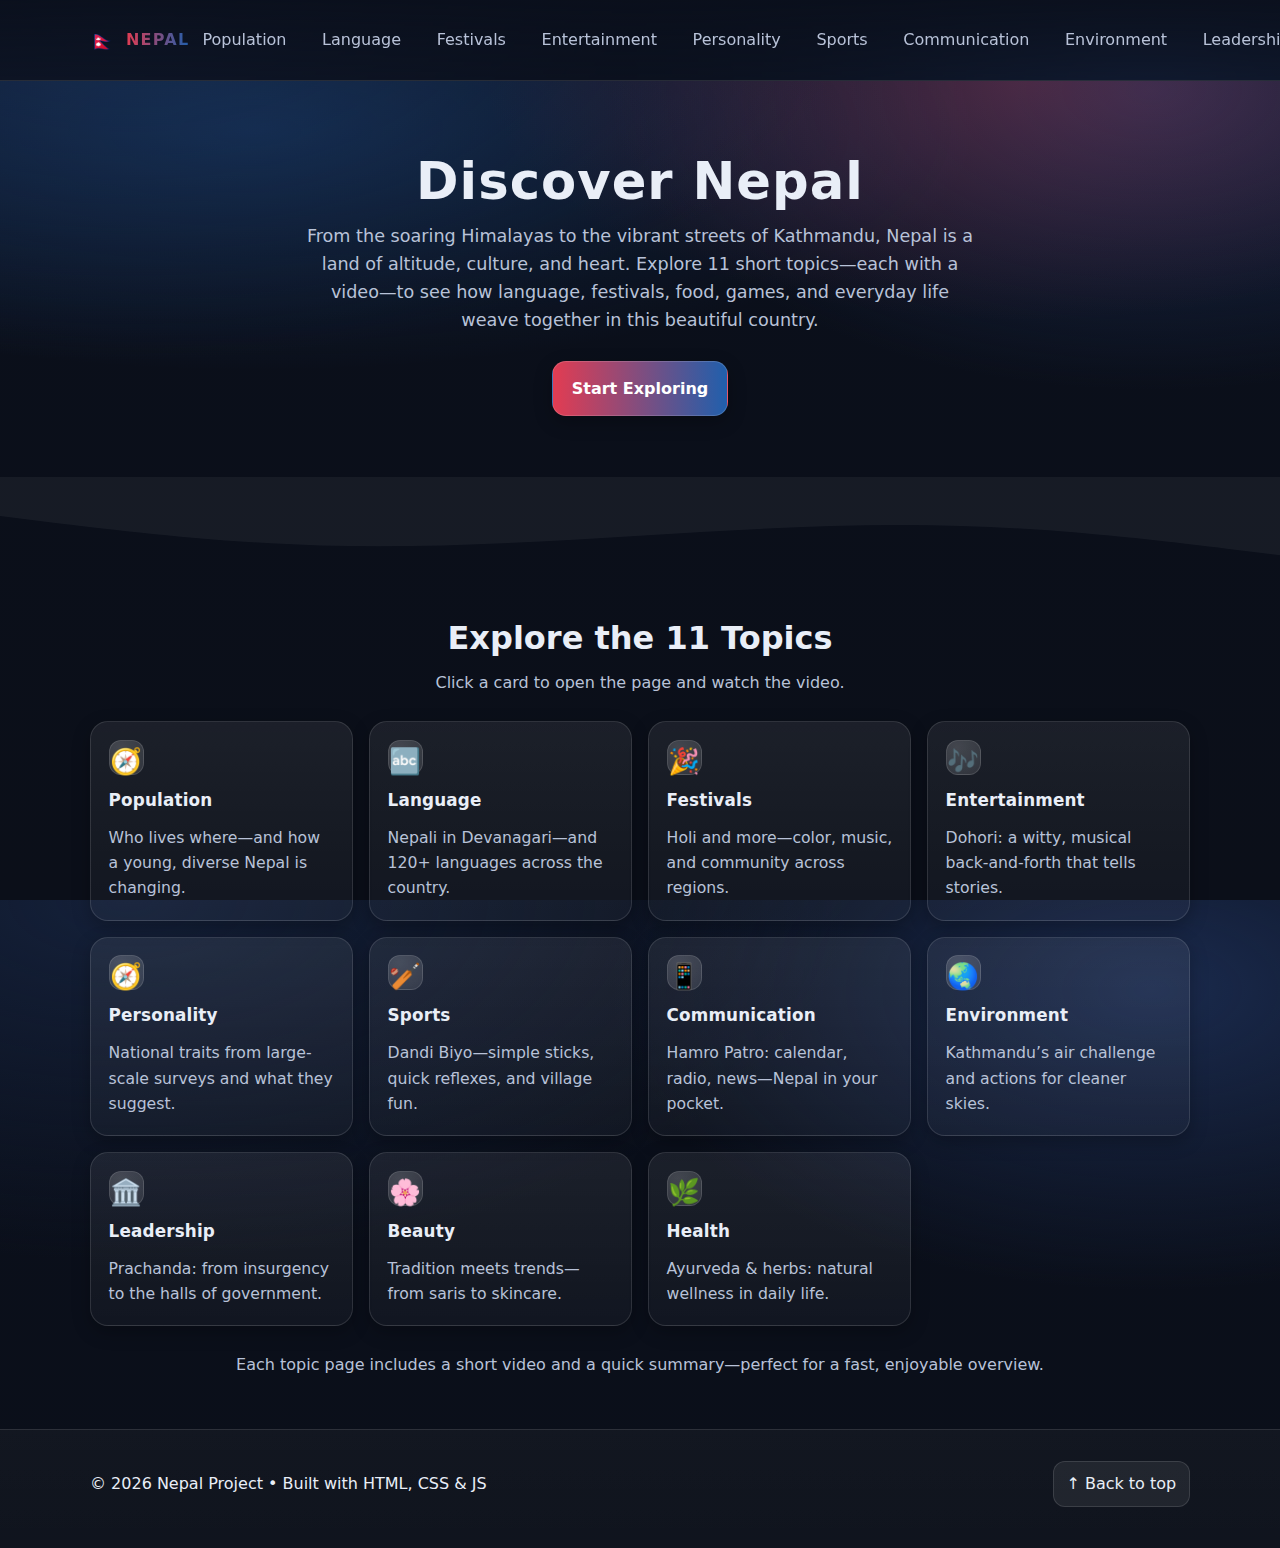
<file: index.html>
<!DOCTYPE html>
<html lang="en">
<head>
  <meta charset="utf-8" />
  <meta name="viewport" content="width=device-width, initial-scale=1" />
  <title>NEPAL — Discover a Country Between Earth & Sky</title>
  <meta name="description" content="A simple, beautiful website introducing Nepal through 11 short topics with videos: population, language, festivals, entertainment, personality, sports, communication, environment, leadership, beauty, and health." />

  <!-- Preload fonts if you add them later -->
  <link rel="preconnect" href="https://fonts.gstatic.com" crossorigin>
  <link rel="preconnect" href="https://fonts.googleapis.com">

  <link rel="stylesheet" href="css/styles.css" />
</head>
<body>
  <!-- ===== Header / Global Nav ===== -->
  <header class="site-header">
    <div class="wrap header-inner">
      <a class="brand" href="index.html" aria-label="NEPAL Home">
        <!-- Simple flag mark -->
        <span class="brand-mark" aria-hidden="true">🇳🇵</span>
        <span class="brand-text">NEPAL</span>
      </a>

      <nav class="nav" aria-label="Primary">
        <button class="nav-toggle" aria-expanded="false" aria-controls="navMenu">Menu</button>
        <ul id="navMenu" class="nav-list">
          <li><a href="pages/population.html">Population</a></li>
          <li><a href="pages/language.html">Language</a></li>
          <li><a href="pages/festivals.html">Festivals</a></li>
          <li><a href="pages/entertainment.html">Entertainment</a></li>
          <li><a href="pages/personality.html">Personality</a></li>
          <li><a href="pages/sports.html">Sports</a></li>
          <li><a href="pages/communication.html">Communication</a></li>
          <li><a href="pages/environment.html">Environment</a></li>
          <li><a href="pages/leadership.html">Leadership</a></li>
          <li><a href="pages/beauty.html">Beauty</a></li>
          <li><a href="pages/health.html">Health</a></li>
        </ul>
      </nav>
    </div>
  </header>

  <!-- ===== Hero ===== -->
  <section class="hero">
    <div class="wrap hero-inner">
      <h1>Discover Nepal</h1>
      <p class="lead">
        From the soaring Himalayas to the vibrant streets of Kathmandu, Nepal is a land of altitude, culture, and heart.
        Explore 11 short topics—each with a video—to see how language, festivals, food, games, and everyday life weave together in this beautiful country.
      </p>
      <a class="cta" href="#topics">Start Exploring</a>
    </div>

    <!-- Decorative wave; safe to remove if you prefer a simpler look -->
    <svg class="hero-wave" viewBox="0 0 1440 180" preserveAspectRatio="none" aria-hidden="true">
      <path d="M0,64L60,74.7C120,85,240,107,360,112C480,117,600,107,720,96C840,85,960,75,1080,80C1200,85,1320,107,1380,117.3L1440,128L1440,0L1380,0C1320,0,1200,0,1080,0C960,0,840,0,720,0C600,0,480,0,360,0C240,0,120,0,60,0L0,0Z"></path>
    </svg>
  </section>

  <!-- ===== Topic Grid ===== -->
  <main id="topics" class="wrap">
    <header class="section-head">
      <h2>Explore the 11 Topics</h2>
      <p class="subhead">Click a card to open the page and watch the video.</p>
    </header>

    <section class="card-grid" aria-label="Topics">
      <a class="card" href="pages/population.html">
        <div class="card-emoji" aria-hidden="true">🧭</div>
        <h3>Population</h3>
        <p>Who lives where—and how a young, diverse Nepal is changing.</p>
      </a>

      <a class="card" href="pages/language.html">
        <div class="card-emoji" aria-hidden="true">🔤</div>
        <h3>Language</h3>
        <p>Nepali in Devanagari—and 120+ languages across the country.</p>
      </a>

      <a class="card" href="pages/festivals.html">
        <div class="card-emoji" aria-hidden="true">🎉</div>
        <h3>Festivals</h3>
        <p>Holi and more—color, music, and community across regions.</p>
      </a>

      <a class="card" href="pages/entertainment.html">
        <div class="card-emoji" aria-hidden="true">🎶</div>
        <h3>Entertainment</h3>
        <p>Dohori: a witty, musical back-and-forth that tells stories.</p>
      </a>

      <a class="card" href="pages/personality.html">
        <div class="card-emoji" aria-hidden="true">🧭</div>
        <h3>Personality</h3>
        <p>National traits from large-scale surveys and what they suggest.</p>
      </a>

      <a class="card" href="pages/sports.html">
        <div class="card-emoji" aria-hidden="true">🏏</div>
        <h3>Sports</h3>
        <p>Dandi Biyo—simple sticks, quick reflexes, and village fun.</p>
      </a>

      <a class="card" href="pages/communication.html">
        <div class="card-emoji" aria-hidden="true">📱</div>
        <h3>Communication</h3>
        <p>Hamro Patro: calendar, radio, news—Nepal in your pocket.</p>
      </a>

      <a class="card" href="pages/environment.html">
        <div class="card-emoji" aria-hidden="true">🌏</div>
        <h3>Environment</h3>
        <p>Kathmandu’s air challenge and actions for cleaner skies.</p>
      </a>

      <a class="card" href="pages/leadership.html">
        <div class="card-emoji" aria-hidden="true">🏛️</div>
        <h3>Leadership</h3>
        <p>Prachanda: from insurgency to the halls of government.</p>
      </a>

      <a class="card" href="pages/beauty.html">
        <div class="card-emoji" aria-hidden="true">🌸</div>
        <h3>Beauty</h3>
        <p>Tradition meets trends—from saris to skincare.</p>
      </a>

      <a class="card" href="pages/health.html">
        <div class="card-emoji" aria-hidden="true">🌿</div>
        <h3>Health</h3>
        <p>Ayurveda & herbs: natural wellness in daily life.</p>
      </a>
    </section>

    <!-- Optional: small note about videos -->
    <p class="note">
      Each topic page includes a short video and a quick summary—perfect for a fast, enjoyable overview.
    </p>
  </main>

  <!-- ===== Footer ===== -->
  <footer class="site-footer">
    <div class="wrap footer-inner">
      <p>© <span id="year"></span> Nepal Project • Built with HTML, CSS & JS</p>
      <a class="top-link" href="#top" aria-label="Back to top">↑ Back to top</a>
    </div>
  </footer>

  <script src="js/script.js" defer></script>
  <script>
    // Tiny inline helper so the year shows even if JS file is blocked
    document.getElementById('year').textContent = new Date().getFullYear();
  </script>
</body>
</html>
</file>
<file: css/styles.css>
/* =========================
   Base & Theme Variables
   ========================= */
:root{
  --bg: #0b0f19;
  --bg-elev: rgba(255,255,255,0.06);
  --text: #e9eef7;
  --muted: #b8c2d8;
  --brand: #e23c52;           /* Nepali flag crimson */
  --brand-2: #205fac;         /* Nepali flag blue */
  --accent: #58d3ff;
  --surface: #121828;
  --card: rgba(255,255,255,0.07);
  --card-hover: rgba(255,255,255,0.10);
  --border: rgba(255,255,255,0.12);
  --ring: rgba(88, 211, 255, 0.6);
  --radius: 18px;
  --shadow: 0 10px 30px rgba(0,0,0,0.35);
  --shadow-soft: 0 6px 18px rgba(0,0,0,0.25);

  --w: 1100px;               /* wrap width */
  --space-1: .4rem;
  --space-2: .75rem;
  --space-3: 1.1rem;
  --space-4: 1.6rem;
  --space-5: 2.2rem;
  --space-6: 3.2rem;
  --space-7: 4.5rem;

  --font-sans: ui-sans-serif, system-ui, -apple-system, Segoe UI, Roboto, "Noto Sans", "Helvetica Neue", Arial, "Apple Color Emoji", "Segoe UI Emoji";
}

/* Light mode (optional): uncomment if you want light by default
@media (prefers-color-scheme: light){
  :root{
    --bg:#fbfdff; --text:#0f172a; --muted:#475569;
    --surface:#ffffff; --bg-elev:#ffffff; --card:#ffffff; --card-hover:#f6f9ff;
    --border:#e6ecf5; --ring: rgba(32,95,172,.35);
  }
}
*/

/* =========================
   Reset-ish & Base
   ========================= */
*{ box-sizing: border-box; }
html, body{ height: 100%; }
html{ scroll-behavior: smooth; }
body{
  margin: 0;
  font-family: var(--font-sans);
  color: var(--text);
  background:
    radial-gradient(1200px 600px at 10% 0%, #142039 0%, transparent 60%),
    radial-gradient(900px 500px at 90% 10%, #1a2a4d 0%, transparent 60%),
    linear-gradient(180deg, #0a0f1b 0%, #0b0f19 100%);
  background-color: var(--bg);
  line-height: 1.6;
  -webkit-font-smoothing: antialiased;
  text-rendering: optimizeLegibility;
}

img, svg, video{ max-width: 100%; display: block; }

/* Utility */
.wrap{
  width: min(100% - 2rem, var(--w));
  margin-inline: auto;
}

/* Links */
a{ color: inherit; text-decoration: none; }
a:hover{ text-decoration: none; }
a:focus-visible{
  outline: 3px solid var(--ring);
  outline-offset: 2px;
  border-radius: 10px;
}

/* =========================
   Header & Navigation
   ========================= */
.site-header{
  position: sticky; top: 0; z-index: 50;
  background: linear-gradient(180deg, rgba(10,15,27,.9) 0%, rgba(10,15,27,.6) 100%);
  backdrop-filter: blur(10px);
  border-bottom: 1px solid var(--border);
}

.header-inner{
  display: flex; align-items: center; justify-content: space-between;
  padding: var(--space-3) 0;
}

.brand{
  display: inline-flex; align-items: center; gap: .6rem;
  font-weight: 800; letter-spacing: .08em; text-transform: uppercase;
}
.brand-mark{ font-size: 1.25rem; transform: translateY(1px); }
.brand-text{
  background: linear-gradient(90deg, var(--brand), var(--brand-2));
  -webkit-background-clip: text; background-clip: text; color: transparent;
}

/* nav */
.nav-toggle{
  appearance: none;
  background: var(--card);
  color: var(--text);
  border: 1px solid var(--border);
  padding: .55rem .8rem;
  border-radius: 12px;
  cursor: pointer;
  display: inline-flex; align-items: center; gap: .4rem;
}
.nav-toggle:hover{ background: var(--card-hover); }
.nav-list{
  list-style: none; padding: 0; margin: 0;
}

/* Small screens: collapsed menu */
@media (max-width: 880px){
  .nav-list{
    display: none;
    position: absolute; right: 1rem; top: 70px;
    background: var(--surface);
    border: 1px solid var(--border);
    border-radius: 16px;
    box-shadow: var(--shadow);
    padding: .5rem;
    min-width: 240px;
  }
  .nav-list li{ display: block; }
  .nav-list a{
    display: block;
    padding: .7rem .9rem;
    border-radius: 10px;
    color: var(--muted);
  }
  .nav-list a:hover{ background: var(--card-hover); color: var(--text); }
  /* Show when JS toggles aria-expanded=true on button */
  .nav-toggle[aria-expanded="true"] + .nav-list{ display: block; }
}

/* Large screens: horizontal menu */
@media (min-width: 881px){
  .nav-toggle{ display: none; }
  .nav-list{ display: flex; gap: .6rem; }
  .nav-list a{
    display: inline-block;
    padding: .55rem .75rem;
    border-radius: 10px;
    color: var(--muted);
    border: 1px solid transparent;
  }
  .nav-list a:hover{
    color: var(--text);
    background: var(--card);
    border-color: var(--border);
  }
}

/* =========================
   Hero
   ========================= */
.hero{
  position: relative;
  overflow: hidden;
  background:
    radial-gradient(1200px 400px at 20% 10%, rgba(32,95,172,.28) 0%, transparent 60%),
    radial-gradient(900px 400px at 80% 0%, rgba(226,60,82,.25) 0%, transparent 60%);
}
.hero-inner{
  padding: var(--space-7) 0 var(--space-6);
  text-align: center;
}
.hero h1{
  margin: 0 0 .4rem 0;
  font-size: clamp(2rem, 5vw, 3.2rem);
  line-height: 1.1;
  letter-spacing: .02em;
}
.lead{
  margin: .75rem auto 1.4rem;
  max-width: 60ch;
  color: var(--muted);
  font-size: clamp(1rem, 2.3vw, 1.1rem);
}
.cta{
  display: inline-block;
  margin-top: .3rem;
  padding: .85rem 1.15rem;
  font-weight: 700;
  border-radius: 14px;
  background-image: linear-gradient(90deg, var(--brand), var(--brand-2));
  color: white;
  box-shadow: var(--shadow-soft);
  border: 1px solid rgba(255,255,255,0.15);
  transition: transform .15s ease, box-shadow .15s ease, filter .15s ease;
}
.cta:hover{ transform: translateY(-1px); filter: brightness(1.05); }
.cta:active{ transform: translateY(0); }

/* Decorative wave under hero */
.hero-wave{
  width: 100%; height: 110px; display: block;
  fill: rgba(255,255,255,0.05);
  transform: translateY(10px);
}

/* =========================
   Sections
   ========================= */
.section-head{
  margin-top: var(--space-5);
  margin-bottom: var(--space-3);
  text-align: center;
}
.section-head h2{
  margin: 0 0 .4rem;
  font-size: clamp(1.4rem, 3.2vw, 2rem);
}
.subhead{ color: var(--muted); margin: 0; }

/* =========================
   Card Grid (Topics)
   ========================= */
.card-grid{
  margin-top: var(--space-4);
  display: grid;
  grid-template-columns: repeat(1, minmax(0, 1fr));
  gap: 1rem;
}
@media (min-width: 540px){
  .card-grid{ grid-template-columns: repeat(2, minmax(0, 1fr)); }
}
@media (min-width: 900px){
  .card-grid{ grid-template-columns: repeat(3, minmax(0, 1fr)); }
}
@media (min-width: 1200px){
  .card-grid{ grid-template-columns: repeat(4, minmax(0, 1fr)); }
}

.card{
  position: relative;
  padding: 1.1rem 1.1rem 1.2rem;
  background: linear-gradient(180deg, var(--card) 0%, rgba(255,255,255,0.03) 100%);
  border: 1px solid var(--border);
  border-radius: var(--radius);
  box-shadow: var(--shadow-soft);
  transition: transform .18s ease, background .18s ease, border-color .18s ease, box-shadow .18s ease;
  min-height: 150px;
  display: grid;
  grid-template-rows: auto auto 1fr;
  gap: .35rem;
}
.card:hover{
  transform: translateY(-4px);
  background: linear-gradient(180deg, var(--card-hover) 0%, rgba(255,255,255,0.05) 100%);
  border-color: rgba(255,255,255,0.20);
  box-shadow: var(--shadow);
}
.card-emoji{
  font-size: 1.6rem;
  width: 2.2rem; height: 2.2rem;
  display: grid; place-items: center;
  border-radius: 12px;
  background: radial-gradient(90px 90px at 30% 20%, rgba(255,255,255,0.18) 0%, rgba(255,255,255,0.06) 60%);
  border: 1px solid var(--border);
}
.card h3{
  margin: .4rem 0 0;
  font-size: 1.05rem;
  letter-spacing: .01em;
}
.card p{
  margin: .35rem 0 0;
  color: var(--muted);
  font-size: .98rem;
}

/* Note text under grid */
.note{
  margin: var(--space-4) 0 var(--space-6);
  color: var(--muted);
  text-align: center;
}

/* =========================
   Footer
   ========================= */
.site-footer{
  border-top: 1px solid var(--border);
  background: linear-gradient(180deg, rgba(255,255,255,0.03) 0%, rgba(255,255,255,0.02) 100%);
}
.footer-inner{
  display: flex; align-items: center; justify-content: space-between;
  gap: 1rem;
  padding: var(--space-4) 0 var(--space-5);
}
.top-link{
  padding: .55rem .8rem;
  border: 1px solid var(--border);
  border-radius: 12px;
  background: var(--card);
  color: var(--text);
}
.top-link:hover{ background: var(--card-hover); }

/* =========================
   Topic Page Extras (reusable)
   ========================= */
main.wrap .back{ display: inline-block; margin-top: 1rem; color: var(--accent); }
.video{
  margin: var(--space-3) 0;
  position: relative; width: 100%;
  aspect-ratio: 16 / 9;
  background: #000; border-radius: 16px; overflow: hidden;
  border: 1px solid var(--border); box-shadow: var(--shadow-soft);
}
.video iframe, .video video{
  position: absolute; inset: 0; width: 100%; height: 100%;
}
.content .lead{ margin-top: .5rem; }
.bullets{ padding-left: 1.2rem; }
.bullets li{ margin: .35rem 0; }

/* =========================
   Accessibility & Motion
   ========================= */
@media (prefers-reduced-motion: reduce){
  *{ animation: none !important; transition: none !important; }
}

/* =========================
   Active Nav (script adds .is-active or aria-current)
   ========================= */
.nav-list a[aria-current="page"], .nav-list a.is-active{
  color: #fff;
  background: linear-gradient(180deg, var(--card-hover), transparent);
  border-color: var(--border);
}


/* === Uniform media sizing for topic pages === */

/* Make the FIRST figure on each topic page (your image) 16:9 like the video */
main.wrap > figure:not(.video){
  position: relative;
  width: 100%;
  aspect-ratio: 16 / 9;     /* same as video */
  overflow: hidden;
  border-radius: 16px;
  border: 1px solid var(--border);
  box-shadow: var(--shadow-soft);
  background: #000;
  margin: var(--space-3) 0; /* match spacing */
}

/* Fill the image inside that figure and crop nicely */
main.wrap > figure:not(.video) > img{
  position: absolute;
  inset: 0;
  width: 100%;
  height: 100%;
  object-fit: cover;         /* crops to keep things consistent */
  object-position: center;
  display: block;
}

/* Keep image figcaptions readable and spaced */
main.wrap > figure:not(.video) > figcaption{
  position: static;          /* normal flow below the image box */
  margin-top: .6rem;
  font-size: .9rem;
  color: var(--muted);
}

/* Videos already use .video; align styles so they match the image block */
.video{
  margin: var(--space-3) 0;
  position: relative;
  width: 100%;
  aspect-ratio: 16 / 9;
  background: #000;
  border-radius: 16px;
  overflow: hidden;
  border: 1px solid var(--border);
  box-shadow: var(--shadow-soft);
}

/* Ensure <video> files fill and crop gracefully if needed */
.video video{
  width: 100%;
  height: 100%;
  object-fit: cover;        /* keeps framing consistent across files */
}

/* If you use iframes (YouTube), they already fill via absolute positioning in existing CSS */
.video iframe{
  position: absolute;
  inset: 0;
  width: 100%;
  height: 100%;
}
</file>
